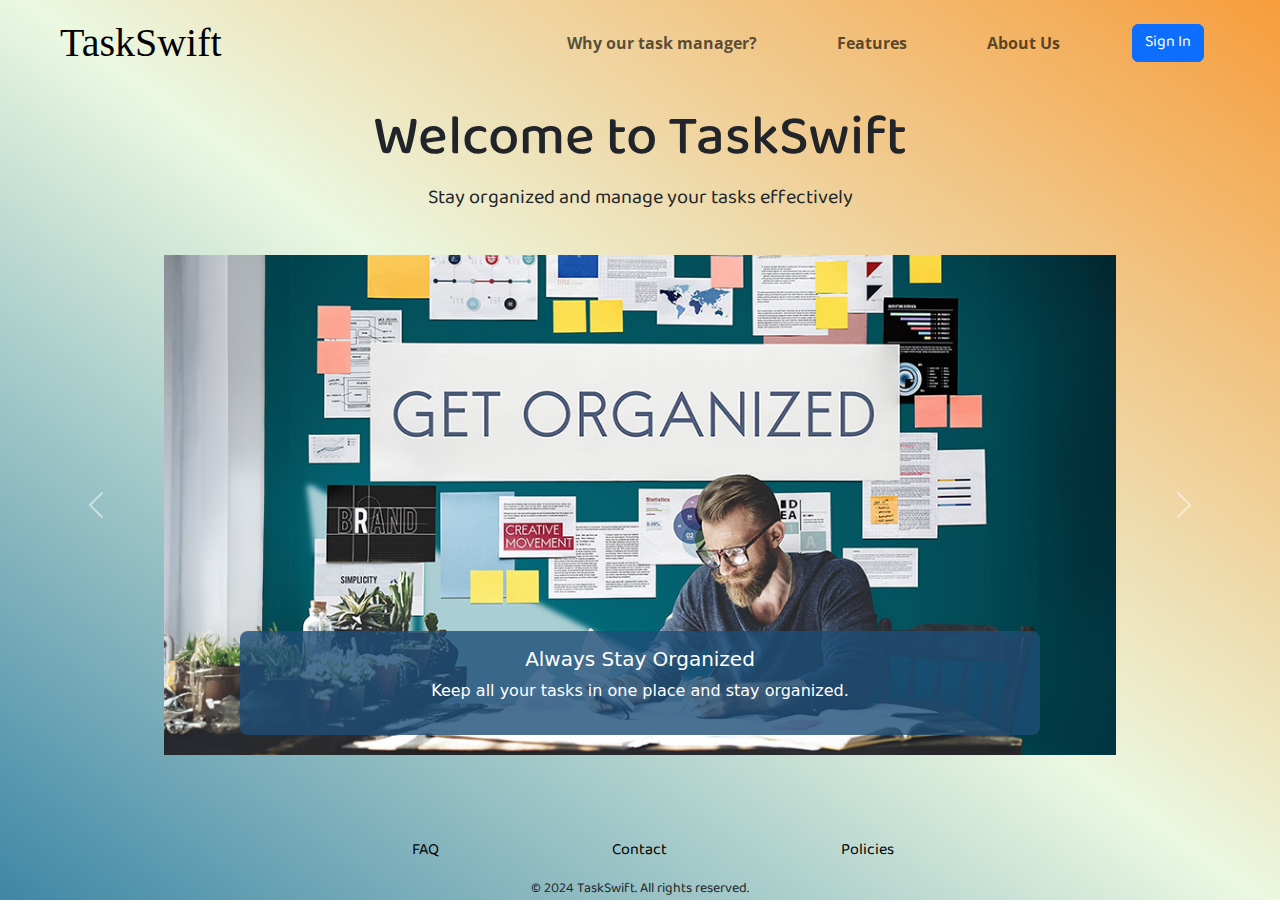
<file: index.html>
<!-- Mini Project: Task Management Application Project

Welcome to the Task Management Application project! 

Welcome to the exciting Task Management Application project! In this journey, you'll dive into the world of UI/UX design and Bootstrap 
to create a powerful tool for organizing and tracking your tasks effectively.

Throughout this project, you'll harness the knowledge gained from our learning objectives to craft a user-friendly interface that prioritizes 
both functionality and aesthetics. By understanding the principles of UI and UX design, you'll ensure that your task management application not 
only looks great but also provides a seamless user experience.

With Bootstrap at your disposal, you'll learn how to create responsive layouts and implement essential components with ease. Whether you're 
designing forms, styling text and images, or incorporating interactive elements, Bootstrap will be your go-to framework for achieving consistency 
and efficiency in your application.

So, get ready to embark on this journey of creativity and innovation as you build a Task Management Application that not only meets the needs of 
its users but also showcases your newfound skills in UI/UX design and Bootstrap development. Let's bring your ideas to life and create something 
truly remarkable!

In this Bootstrap-powered Task Management Application project, you'll embark on a journey to develop a user-friendly and efficient tool for 
managing tasks effectively. This project builds upon your understanding of HTML and introduces you to the world of Bootstrap, a popular front-end 
framework for building responsive and mobile-first web projects.

To successfully create the Task Management Application with Bootstrap, you'll need to meet the following project requirements:

1. User Interface Design:
- Create 1-2 wireframes and 1-2 mid-fidelity prototypes using Figma or similar tools to outline the layout and flow of the application.
- Design visually appealing and intuitive UI/UX using Bootstrap components like Navbar, Cards, and Forms.
2. Task Management Features:
1) Home Page:
- Implement a landing page with a Navbar, Jumbotron and/or Header Image for a welcome message, and Cards to display key features.
2) Task Dashboard Page:
- Utilize Cards, Forms, and Buttons to create an interactive dashboard for managing tasks. Cards should have basic information per task 
like Name, brief description, due date, etc. 
3) Task Details Page:
- Design a detailed view for individual tasks using Cards similar to the Task Dashboard Page but with more detailed information about each task.
4) Task Creation Page:
- Develop a form layout using Bootstrap Forms and Input Groups for adding new tasks.
5) Register Page:
- Create a registration form with Bootstrap Form components for new users to sign up.
- Apply Bootstrap Form validation to ensure the correctness of user-provided information.
6) Login Page:
- Develop a form layout using Bootstrap Forms with input fields for username and password.
- Apply Bootstrap Form validation to ensure the correctness of user credentials.
3. Bootstrap Integration:
- Utilize Bootstrap's grid system for layout design and component styling across all HTML pages.
- Apply Bootstrap typography, color palette, and utilities for consistent styling.
4. Responsive Design:
- Ensure the application layout is responsive and accessible across various devices using Bootstrap's responsive grid and utilities.
- Test responsiveness using Bootstrap's built-in breakpoint classes and media queries.
5. User Experience Enhancements:
Enhance user experience through intuitive navigation using Bootstrap Navbar and/or Dropdown menus.
6. Carousel Component (Bonus):
- Implement a Bootstrap Carousel component to showcase featured tasks or announcements on the home page.
- Utilize Bootstrap's carousel indicators, controls, and responsive behavior for seamless navigation.
7. Accordion Component (Bonus):
- Integrate a Bootstrap Accordion component for organizing task categories or FAQ sections on relevant pages.
- Utilize Bootstrap's accordion groups, headings, and collapsible panels for a clean and space-efficient layout.
8. Badge Component (Bonus):
- Implement Bootstrap Badge components to display task statuses, priorities, or tags for enhanced categorization and organization.
- Utilize Bootstrap's badge styling and contextual variations to convey task attributes effectively.

Project Tips:

1. Start with Wireframes and Prototypes:
- Begin by creating wireframes and prototypes using tools like Figma to visualize the layout and flow of your task management application. This will
help you plan the user interface effectively.
2. Bootstrap Components Selection:
- Choose Bootstrap components wisely based on their suitability for different pages. For example, use Cards for displaying task details and Forms for 
creating or editing tasks.
3. Responsive Design Matters:
- Prioritize responsive design using Bootstrap's grid system and utilities to ensure your application looks great and functions well on various devices 
and screen sizes.
4. Typography and Color Choices:
- Pay attention to typography and color choices to maintain consistency and enhance readability across your application. Bootstrap provides a variety of 
typography and color utilities to assist you.
5. Use Bootstrap Utility Classes:
- Leverage Bootstrap utility classes for quick and efficient styling adjustments. These classes offer predefined styles for common tasks like spacing, 
alignment, and display properties.
6. Explore Bootstrap Bonus Components:
- Consider integrating Bootstrap bonus components like Carousels, Accordions, and Badges to enhance the visual appeal and functionality of your application, 
earning you extra credit.
7. Test and Iterate:
- Test your application thoroughly on multiple browsers and devices to ensure cross-browser compatibility and responsiveness. Iterate based on feedback to 
improve usability and functionality. -->


<!DOCTYPE html>
<html lang="en">

<head>
    <meta charset="UTF-8">
    <meta name="viewport" content="width=device-width, initial-scale=1.0">
    <meta http-equiv="X-UA-Compatible" content="ie=edge">
    <meta name="Description" content="Enter your description here"/>
    <link rel="stylesheet" href="https://cdnjs.cloudflare.com/ajax/libs/twitter-bootstrap/5.1.0/css/bootstrap.min.css">
    <link rel="stylesheet" href="https://cdnjs.cloudflare.com/ajax/libs/font-awesome/5.15.4/css/all.min.css">
    <link rel="preconnect" href="https://fonts.googleapis.com">
    <link rel="preconnect" href="https://fonts.gstatic.com" crossorigin>
    <link
        href="https://fonts.googleapis.com/css2?family=Alegreya:ital,wght@0,400..900;1,400..900&family=Fira+Code:wght@300..700&family=Fira+Mono:wght@400;500;700&family=Montserrat:ital,wght@0,100..900;1,100..900&family=Open+Sans:ital,wght@0,300..800;1,300..800&family=Poetsen+One&family=Roboto+Mono:ital,wght@0,100..700;1,100..700&display=swap"
        rel="stylesheet">
    <link href="https://fonts.googleapis.com/css2?family=Baloo+Bhaina+2:wght@400..800&display=swap" rel="stylesheet">
    <link rel="stylesheet" href="./static/style.css">
    <title>Task Management Application</title>
</head>

<body class="d-flex flex-column min-vh-100">
    <!-- Navbar -->
    <nav class="navbar navbar-expand-lg navbar-light">
        <div class="container-fluid">
            <a class="navbar-brand ms-5" href="#">TaskSwift</a>
            <button class="navbar-toggler" type="button" data-bs-toggle="collapse" data-bs-target="#navbarNav" aria-controls="navbarNav" aria-expanded="false" aria-label="Toggle navigation">
                <span class="navbar-toggler-icon"></span>
            </button>
            <div class="collapse navbar-collapse" id="navbarNav">
                <ul class="navbar-nav d-flex col-3 col-lg-9 justify-content-center align-items-center justify-content-lg-evenly align-items-lg-center ms-auto">
                    <li class="nav-item" id="navbar-manager"><a class="nav-link" href="#">Why our task manager?</a></li>
                    <li class="nav-item"><a class="nav-link" href="#">Features</a></li>
                    <li class="nav-item"><a class="nav-link" href="#">About Us</a></li>
                    <li class="nav-item" id="sign-in"><button class="btn btn-primary" data-bs-toggle="modal" data-bs-target="#signInModal">Sign In</button></li>
                </ul>
            </div>
        </div>
    </nav>

    <!-- Jumbotron -->
    <div class="container-fluid p-4">
        <div class="container text-center">
            <h1 class="display-4 welcome-taskswift">Welcome to TaskSwift</h1>
            <p class="lead jumborton-message">Stay organized and manage your tasks effectively</p>
        </div>
    </div>

    <!-- Features Section -->
    <div id="carouselExampleIndicators" class="carousel slide" data-bs-ride="carousel">
        <div class="carousel-inner">
            <div class="carousel-item active">
                <img src="./static/images/vbgetorganized.jpg" class="d-block w-100 mx-auto" alt="Feature 1">
                <div class="carousel-caption d-flex flex-column justify-content-center align-content-center mx-auto p-3">
                    <h5>Always Stay Organized</h5>
                    <p>Keep all your tasks in one place and stay organized.</p>
                </div>
            </div>
            <div class="carousel-item">
                <img src="./static/images/vbeasytouse.jpg" class="d-block w-100 mx-auto" alt="Feature 2">
                <div class="carousel-caption d-flex flex-column justify-content-center align-items-center mx-auto p-3">
                    <h5>Easy to Use</h5>
                    <p>Our intuitive design makes managing tasks simple and efficient.</p>
                </div>
            </div>
            <div class="carousel-item">
                <img src="./static/images/vbteamwork.jpg" class="d-block w-100 mx-auto" alt="Feature 3">
                <div class="carousel-caption d-flex flex-column justify-content-center align-items-center mx-auto p-3">
                    <h5>Collaborate with Team</h5>
                    <p>Work together with your team and share task progress.</p>
                </div>
            </div>
        </div>
        <button class="carousel-control-prev" type="button" data-bs-target="#carouselExampleIndicators" data-bs-slide="prev">
            <span class="carousel-control-prev-icon" aria-hidden="true"></span>
            <span class="visually-hidden">Previous</span>
        </button>
        <button class="carousel-control-next" type="button" data-bs-target="#carouselExampleIndicators" data-bs-slide="next">
            <span class="carousel-control-next-icon" aria-hidden="true"></span>
            <span class="visually-hidden">Next</span>
        </button>
    </div>

    <!-- Footer -->
    <footer class="text-center mt-auto">
        <div class="container p-3">
            <div class="row justify-content-around">
                <div class="col-12 col-md-4 d-flex align-items-center justify-content-center justify-content-md-end mb-md-0">
                    <a href="#">FAQ</a>
                </div>
                <div class="col-12 col-md-4 d-flex align-items-center justify-content-center mb-md-0">
                    <a href="#">Contact</a>
                </div>
                <div class="col-12 col-md-4 d-flex align-items-center justify-content-center justify-content-md-start b-md-0">
                    <a href="#">Policies</a>
                </div>
            </div>
        </div>
        <div class="text-center copyright">
            &copy; 2024 TaskSwift. All rights reserved.
        </div>
    </footer>

    <!-- Sign In Modal -->
    <div class="modal fade" id="signInModal" tabindex="-1" aria-labelledby="signInModalLabel" aria-hidden="true">
        <div class="modal-dialog" role="document">
            <div class="modal-content">
                <div class="modal-header">
                    <h5 class="modal-title" id="signInModalLabel">Sign In</h5>
                    <button type="button" class="btn-close" data-bs-dismiss="modal" aria-label="Close"></button>
                </div>
                <div class="modal-body">
                    <form action="./dashboard.html" method="GET">
                        <div class="mb-3">
                            <label for="signInEmail" class="form-label">Email address</label>
                            <input type="email" class="form-control" id="signInEmail" pattern="[\w]+@[\w]+[.][a-z]{2,3}" placeholder="name@example.com" required>
                            <div class="invalid-feedback">Please enter a valid email.</div>
                        </div>
                        <div class="mb-3">
                            <label for="signInPassword" class="form-label">Password</label>
                            <input type="password" class="form-control" id="signInPassword" pattern="^(?=.*[A-Za-z])(?=.*\d)(?=.*[@#$%&?!+_-])[A-Za-z\d@#$%&?!+_-]{8,}$" placeholder="8 characters long, at least 1 letter, 1 number, 1 special character" required>
                            <div class="invalid-feedback">Password must be at least 8 characters long, contain at least one letter, one number, and one special character.</div>
                        </div>
                        <div class="mb-3 form-check">
                            <input type="checkbox" class="form-check-input" id="rememberMe">
                            <label class="form-check-label" for="rememberMe">Remember me</label>
                        </div>
                        <button type="submit" class="btn btn-primary">Sign In</button>
                    </form>
                    <div class="mt-3">
                        <p class="ms-0">New around here?<a href="#" data-bs-toggle="modal" data-bs-target="#signUpModal" class="ms-2 sign-up">Sign Up</a></p>
                        <a class="ps-0 forgot-password" href="#">Forgot password?</a>
                    </div>
                </div>
            </div>
        </div>
    </div>

    <!-- Sign Up Modal -->
    <div class="modal fade" id="signUpModal" tabindex="-1" aria-labelledby="signUpModalLabel" aria-hidden="true">
        <div class="modal-dialog" role="document">
            <div class="modal-content">
                <div class="modal-header">
                    <h5 class="modal-title" id="signUpModalLabel">Sign Up</h5>
                    <button type="button" class="btn-close" data-bs-dismiss="modal" aria-label="Close"></button>
                </div>
                <div class="modal-body">
                    <form action="./dashboard.html" method="GET">
                        <div class="mb-3">
                            <label for="signUpName" class="form-label">Full Name</label>
                            <input type="text" class="form-control" id="signUpName" pattern="[A-Za-z]+ [A-Za-z]+" placeholder="John Doe" required>
                        </div>
                        <div class="mb-3">
                            <label for="signUpEmail" class="form-label">Email address</label>
                            <input type="email" class="form-control" id="signUpEmail" pattern="[\w]+@[\w]+[.][a-z]{2,3}" placeholder="name@example.com" required>
                            <div class="invalid-feedback">Please enter a valid email.</div>
                        </div>
                        <div class="mb-3">
                            <label for="signUpPassword" class="form-label">Password</label>
                            <input type="password" class="form-control" id="signUpPassword" pattern="^(?=.*[A-Za-z])(?=.*\d)(?=.*[@#$%&?!+_-])[A-Za-z\d@#$%&?!+_-]{8,}$" placeholder="8 characters long, at least 1 letter, 1 number, 1 special character">
                            <div class="invalid-feedback">Password must be at least 8 characters long, contain at least one letter, one number, and one special character.</div>
                        </div>
                        <div class="mb-3">
                            <label for="signUpConfirmPassword" class="form-label">Confirm Password</label>
                            <input type="password" class="form-control" id="signUpConfirmPassword" pattern="^(?=.*[A-Za-z])(?=.*\d)(?=.*[@#$%&?!+_-])[A-Za-z\d@#$%&?!+_-]{8,}$" required>
                        </div>
                        <button type="button" class="btn btn-secondary" data-bs-dismiss="modal">Cancel</button>
                        <button type="submit" class="btn btn-primary">Sign Up</button>
                    </form>
                </div>
            </div>
        </div>
    </div>

    

    <script src="https://cdnjs.cloudflare.com/ajax/libs/popper.js/2.9.2/umd/popper.min.js"></script>
    <script src="https://cdnjs.cloudflare.com/ajax/libs/twitter-bootstrap/5.1.0/js/bootstrap.min.js"></script>
</body>

</html>
</file>
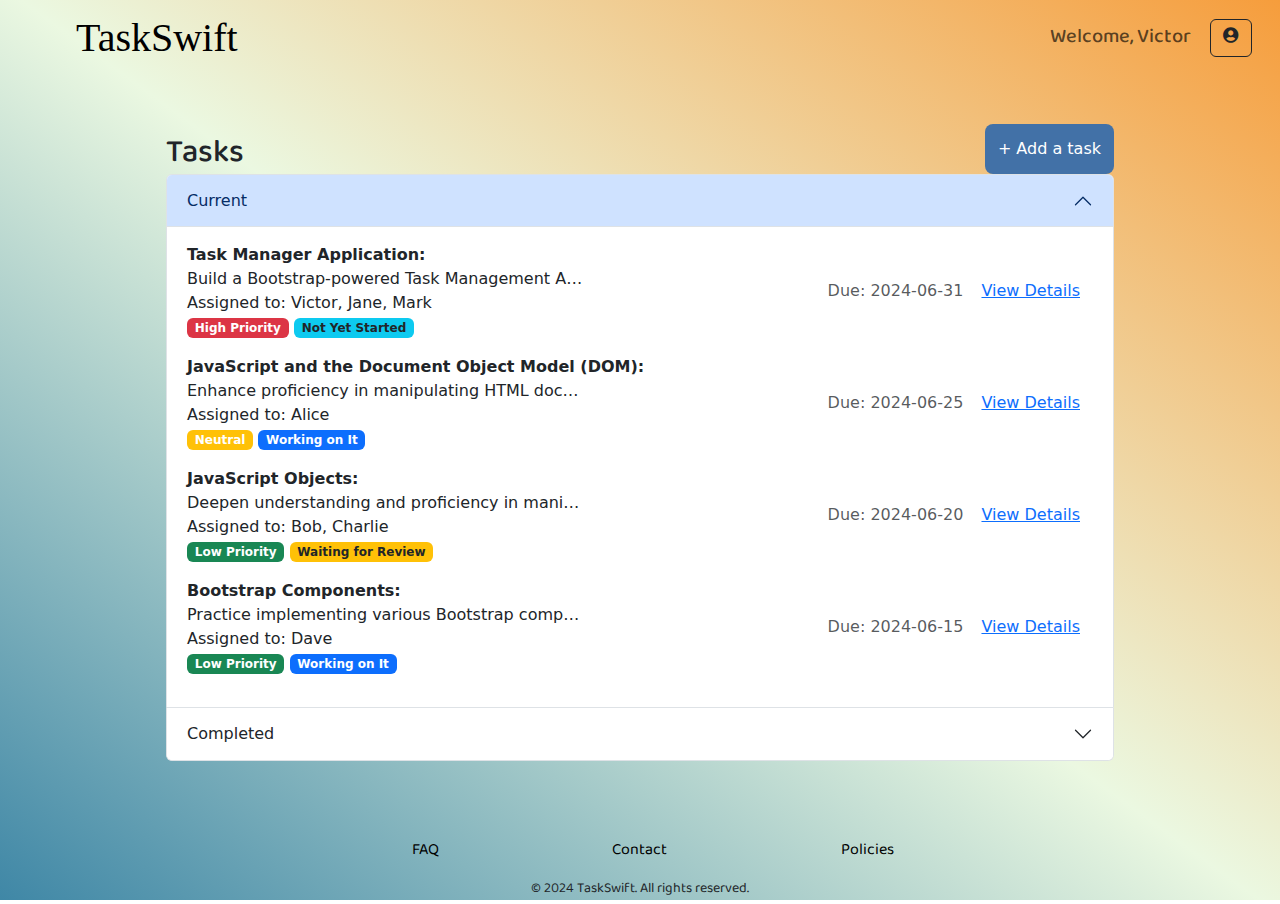
<file: dashboard.html>
<!DOCTYPE html>
<html lang="en">
<head>
    <meta charset="UTF-8">
    <meta name="viewport" content="width=device-width, initial-scale=1.0">
    <meta http-equiv="X-UA-Compatible" content="ie=edge">
    <meta name="Description" content="Enter your description here"/>
    <link rel="stylesheet" href="https://cdnjs.cloudflare.com/ajax/libs/twitter-bootstrap/5.1.0/css/bootstrap.min.css">
    <link rel="stylesheet" href="https://cdnjs.cloudflare.com/ajax/libs/font-awesome/5.15.4/css/all.min.css">
    <link rel="preconnect" href="https://fonts.googleapis.com">
    <link rel="preconnect" href="https://fonts.gstatic.com" crossorigin>
    <link
        href="https://fonts.googleapis.com/css2?family=Alegreya:ital,wght@0,400..900;1,400..900&family=Fira+Code:wght@300..700&family=Fira+Mono:wght@400;500;700&family=Montserrat:ital,wght@0,100..900;1,100..900&family=Open+Sans:ital,wght@0,300..800;1,300..800&family=Poetsen+One&family=Roboto+Mono:ital,wght@0,100..700;1,100..700&display=swap"
        rel="stylesheet">
    <link href="https://fonts.googleapis.com/css2?family=Baloo+Bhaina+2:wght@400..800&display=swap" rel="stylesheet">
    <link rel="stylesheet" href="./static/style.css">
    <title>Task Dashboard</title>
</head>
<body class="d-flex flex-column min-vh-100">
    <!-- Navbar -->
    <nav class="navbar navbar-light">
        <div class="container-fluid">
                <div class="nav-brand-task-manager ms-5">
                    <a class="navbar-brand ms-3" href="./index.html">TaskSwift</a>
                </div>
                <div class="nav-profile">
                    <span class="navbar-text me-3">Welcome, Victor</span>
                    <button class="btn btn-outline-dark me-3" type="button" data-bs-toggle="dropdown" aria-expanded="false">
                        <i class="fas fa-user-circle"></i>
                    </button>
                    <ul class="dropdown-menu dropdown-menu-end dropdown-menu-dark me-2" aria-labelledby="userDropdown">
                        <li><a class="dropdown-item" href="#">Profile</a></li>
                        <li><a class="dropdown-item" href="#">Settings</a></li>
                        <li><a class="dropdown-item" href="./index.html">Logout</a></li>
                    </ul>
                </div>
        </div>
    </nav>

    <!-- Task Sections -->
    <div class="container my-5 px-5">
        <div class="d-flex justify-content-between task-top mx-5">
            <h2 class="mb-0 pb-0 tasks-heading">Tasks</h2>
            <button class="btn add-task" data-bs-toggle="modal" data-bs-target="#addTaskModal">+ Add a task</button>
        </div>
        <div class="accordion mx-5" id="taskAccordion">
            <div class="accordion-item">
                <h2 class="accordion-header" id="headingOne">
                    <button class="accordion-button" type="button" data-bs-toggle="collapse" data-bs-target="#collapseOne" aria-expanded="true" aria-controls="collapseOne">
                        Current
                    </button>
                </h2>
                <div id="collapseOne" class="accordion-collapse collapse show" aria-labelledby="headingOne" data-bs-parent="#taskAccordion">
                    <div class="accordion-body">
                        <div class="task-item justify-content-center d-md-flex justify-content-md-between align-items-center mb-3">
                            <div>
                                <strong>Task Manager Application:</strong> <span class="task-desc">Build a Bootstrap-powered Task Management Application...</span>
                                <div>Assigned to: Victor, Jane, Mark</div>
                                <span class="badge bg-danger">High Priority</span>
                                <span class="badge bg-info text-dark">Not Yet Started</span>
                            </div>
                            <div>
                                <span class="text-muted">Due: 2024-06-31</span>
                                <button class="btn btn-link" data-bs-toggle="modal" data-bs-target="#taskDetailsModal1">View Details</button>
                            </div>
                        </div>
                        <div class="task-item justify-content-center d-md-flex justify-content-md-between align-items-center mb-3">
                            <div>
                                <strong>JavaScript and the Document Object Model (DOM):</strong> <span class="task-desc">Enhance proficiency in manipulating HTML documents dynamically </span>
                                <div>Assigned to: Alice</div>
                                <span class="badge bg-warning">Neutral</span>
                                <span class="badge bg-primary">Working on It</span>
                            </div>
                            <div>
                                <span class="text-muted">Due: 2024-06-25</span>
                                <button class="btn btn-link" data-bs-toggle="modal" data-bs-target="#taskDetailsModal2">View Details</button>
                            </div>
                        </div>
                        <div class="task-item justify-content-center d-md-flex justify-content-md-between align-items-center mb-3">
                            <div>
                                <strong>JavaScript Objects:</strong> <span class="task-desc">Deepen understanding and proficiency in manipulating JavaScript objects</span>
                                <div>Assigned to: Bob, Charlie</div>
                                <span class="badge bg-success">Low Priority</span>
                                <span class="badge bg-warning text-dark">Waiting for Review</span>
                            </div>
                            <div>
                                <span class="text-muted">Due: 2024-06-20</span>
                                <button class="btn btn-link" data-bs-toggle="modal" data-bs-target="#taskDetailsModal3">View Details</button>
                            </div>
                        </div>
                        <div class="task-item justify-content-center d-md-flex justify-content-md-between align-items-center mb-3">
                            <div>
                                <strong>Bootstrap Components:</strong> <span class="task-desc">Practice implementing various Bootstrap components in a web project to enhance its design and functionality.</span>
                                <div>Assigned to: Dave</div>
                                <span class="badge bg-success">Low Priority</span>
                                <span class="badge bg-primary">Working on It</span>
                            </div>
                            <div>
                                <span class="text-muted">Due: 2024-06-15</span>
                                <button class="btn btn-link" data-bs-toggle="modal" data-bs-target="#taskDetailsModal5">View Details</button>
                            </div>
                        </div>
                    </div>
                </div>
            </div>
            <div class="accordion-item">
                <h2 class="accordion-header" id="headingTwo">
                    <button class="accordion-button collapsed" type="button" data-bs-toggle="collapse" data-bs-target="#collapseTwo" aria-expanded="false" aria-controls="collapseTwo">
                        Completed
                    </button>
                </h2>
                <div id="collapseTwo" class="accordion-collapse collapse" aria-labelledby="headingTwo" data-bs-parent="#taskAccordion">
                    <div class="accordion-body">
                        <div class="task-item justify-content-center d-md-flex justify-content-md-between align-items-center mb-3">
                            <div>
                                <strong>E-commerce API:</strong> <span class="task-desc">Build a user-friendly platform where customers can effortlessly browse products...</span>
                                <div>Assigned to: Victor</div>
                                <span class="badge bg-secondary">Completed</span>
                            </div>
                            <div>
                                <span class="text-muted">Completed: 2024-05-26</span>
                                <button class="btn btn-link" data-bs-toggle="modal" data-bs-target="#taskDetailsModal4">View Details</button>
                            </div>
                        </div>
                    </div>
                </div>
            </div>
        </div>
    </div>

    <!-- Task Details Modals -->
    <div class="modal fade" id="taskDetailsModal1" tabindex="-1" aria-labelledby="taskDetailsModalLabel1" aria-hidden="true">
        <div class="modal-dialog">
            <div class="modal-content">
                <div class="modal-header">
                    <h5 class="modal-title" id="taskDetailsModalLabel1">Task 1 Details</h5>
                    <button type="button" class="btn-close" data-bs-dismiss="modal" aria-label="Close"></button>
                </div>
                <div class="modal-body">
                    <p><strong>Task Manager Application:</strong> Task 1</p>
                    <p><strong>Description:</strong> Build a Bootstrap-powered Task Management Application and meet all the requirements.</p>
                    <p><strong>Due Date:</strong> 2024-06-31</p>
                    <p><strong>Priority:</strong> High Priority</p>
                    <p><strong>Assigned to:</strong> Victor, Jane, Mark</p>
                </div>
                <div class="modal-footer">
                    <button type="button" class="btn btn-danger me-auto">Delete</button>
                    <button type="button" class="btn btn-secondary" data-bs-dismiss="modal">Close</button>
                    <button type="button" class="btn btn-primary">Edit</button>
                    <button type="button" class="btn btn-success">Mark as Complete</button>
                </div>
            </div>
        </div>
    </div>

    <div class="modal fade" id="taskDetailsModal2" tabindex="-1" aria-labelledby="taskDetailsModalLabel2" aria-hidden="true">
        <div class="modal-dialog">
            <div class="modal-content">
                <div class="modal-header">
                    <h5 class="modal-title" id="taskDetailsModalLabel2">Task 2 Details</h5>
                    <button type="button" class="btn-close" data-bs-dismiss="modal" aria-label="Close"></button>
                </div>
                <div class="modal-body">
                    <p><strong>JavaScript and the Document Object Model (DOM):</strong> Task 2</p>
                    <p><strong>Description:</strong> Enhance proficiency in manipulating HTML documents dynamically using JavaScript, focusing on the manipulation of arrays and objects to modify document content and structure.</p>
                    <p><strong>Due Date:</strong> 2024-06-25</p>
                    <p><strong>Priority:</strong> Neutral</p>
                    <p><strong>Assigned to:</strong> Alice</p>
                </div>
                <div class="modal-footer">
                    <button type="button" class="btn btn-danger me-auto">Delete</button>
                    <button type="button" class="btn btn-secondary" data-bs-dismiss="modal">Close</button>
                    <button type="button" class="btn btn-primary">Edit</button>
                    <button type="button" class="btn btn-success">Mark as Complete</button>
                </div>
            </div>
        </div>
    </div>

    <div class="modal fade" id="taskDetailsModal3" tabindex="-1" aria-labelledby="taskDetailsModalLabel3" aria-hidden="true">
        <div class="modal-dialog">
            <div class="modal-content">
                <div class="modal-header">
                    <h5 class="modal-title" id="taskDetailsModalLabel3">Task 3 Details</h5>
                    <button type="button" class="btn-close" data-bs-dismiss="modal" aria-label="Close"></button>
                </div>
                <div class="modal-body">
                    <p><strong>JavaScript Objects:</strong> Task 3</p>
                    <p><strong>Description:</strong> Deepen understanding and proficiency in manipulating JavaScript objects, including creating objects, accessing properties and methods, using constructors, and working with prototypes.</p>
                    <p><strong>Due Date:</strong> 2024-06-20</p>
                    <p><strong>Priority:</strong> Low Priority</p>
                    <p><strong>Assigned to:</strong> Bob, Charlie</p>
                </div>
                <div class="modal-footer">
                    <button type="button" class="btn btn-danger me-auto">Delete</button>
                    <button type="button" class="btn btn-secondary" data-bs-dismiss="modal">Close</button>
                    <button type="button" class="btn btn-primary">Edit</button>
                    <button type="button" class="btn btn-success">Mark as Complete</button>
                </div>
            </div>
        </div>
    </div>

    <div class="modal fade" id="taskDetailsModal4" tabindex="-1" aria-labelledby="taskDetailsModalLabel4" aria-hidden="true">
        <div class="modal-dialog">
            <div class="modal-content">
                <div class="modal-header">
                    <h5 class="modal-title" id="taskDetailsModalLabel4">Task 4 Details</h5>
                    <button type="button" class="btn-close" data-bs-dismiss="modal" aria-label="Close"></button>
                </div>
                <div class="modal-body">
                    <p><strong>E-commerce API:</strong> Task 4</p>
                    <p><strong>Description:</strong> Build a user-friendly platform where customers can effortlessly browse products, add them to their shopping carts, and place orders. To tackle this challenge, leverage the power of Python and two essential libraries: Flask and Flask-SQLAlchemy.</p>
                    <p><strong>Due Date:</strong> 2024-05-26</p>
                    <p><strong>Priority:</strong> Completed</p>
                    <p><strong>Assigned to:</strong> Victor</p>
                </div>
                <div class="modal-footer">
                    <button type="button" class="btn btn-danger me-auto">Delete</button>
                    <button type="button" class="btn btn-secondary" data-bs-dismiss="modal">Close</button>
                    <button type="button" class="btn btn-primary">Edit</button>
                </div>
            </div>
        </div>
    </div>

    <div class="modal fade" id="taskDetailsModal5" tabindex="-1" aria-labelledby="taskDetailsModalLabel5" aria-hidden="true">
        <div class="modal-dialog">
            <div class="modal-content">
                <div class="modal-header">
                    <h5 class="modal-title" id="taskDetailsModalLabel5">Task 5 Details</h5>
                    <button type="button" class="btn-close" data-bs-dismiss="modal" aria-label="Close"></button>
                </div>
                <div class="modal-body">
                    <p><strong>Bootstrap Components:</strong> Task 5</p>
                    <p><strong>Description:</strong> Practice implementing various Bootstrap components in a web project to enhance its design and functionality.</p>
                    <p><strong>Due Date:</strong> 2024-06-15</p>
                    <p><strong>Priority:</strong> Low Priority</p>
                    <p><strong>Assigned to:</strong> Dave</p>
                </div>
                <div class="modal-footer">
                    <button type="button" class="btn btn-danger me-auto">Delete</button>
                    <button type="button" class="btn btn-secondary" data-bs-dismiss="modal">Close</button>
                    <button type="button" class="btn btn-primary">Edit</button>
                    <button type="button" class="btn btn-success">Mark as Complete</button>
                </div>
            </div>
        </div>
    </div>

    <!-- Add Task Modal -->
    <div class="modal fade" id="addTaskModal" tabindex="-1" aria-labelledby="addTaskModalLabel" aria-hidden="true">
        <div class="modal-dialog">
            <div class="modal-content">
                <div class="modal-header">
                    <h5 class="modal-title" id="addTaskModalLabel">Add New Task</h5>
                    <button type="button" class="btn-close" data-bs-dismiss="modal" aria-label="Close"></button>
                </div>
                <div class="modal-body">
                    <form>
                        <div class="mb-3">
                            <label for="taskName" class="form-label">Task Name</label>
                            <input type="text" class="form-control" id="taskName" required>
                        </div>
                        <div class="mb-3">
                            <label for="taskDescription" class="form-label">Description</label>
                            <textarea class="form-control" id="taskDescription" rows="3" required></textarea>
                        </div>
                        <div class="mb-3">
                            <label for="taskDueDate" class="form-label">Due Date</label>
                            <input type="date" class="form-control" id="taskDueDate" required>
                        </div>
                        <div class="mb-3">
                            <label for="taskAssignedTo" class="form-label">Assigned to</label>
                            <input type="text" class="form-control" id="taskAssignedTo" required>
                        </div>
                        <div class="mb-3">
                            <label class="form-label">Priority</label><br>
                            <div class="form-check form-check-inline">
                                <input class="form-check-input" type="radio" name="priorityOptions" id="highPriority" value="High Priority">
                                <label class="form-check-label" for="highPriority">High Priority</label>
                            </div>
                            <div class="form-check form-check-inline">
                                <input class="form-check-input" type="radio" name="priorityOptions" id="neutralPriority" value="Neutral">
                                <label class="form-check-label" for="neutralPriority">Neutral</label>
                            </div>
                            <div class="form-check form-check-inline">
                                <input class="form-check-input" type="radio" name="priorityOptions" id="lowPriority" value="Low Priority">
                                <label class="form-check-label" for="lowPriority">Low Priority</label>
                            </div>
                        </div>
                        <button type="button" class="btn btn-secondary" data-bs-dismiss="modal">Cancel</button>
                        <button type="submit" class="btn btn-primary">Add Task</button>
                    </form>
                </div>
            </div>
        </div>
    </div>

    <!-- Footer -->
    <footer class="text-center mt-auto">
        <div class="container p-3">
            <div class="row justify-content-around">
                <div class="col-12 col-md-4 d-flex align-items-center justify-content-center justify-content-md-end mb-md-0">
                    <a href="#">FAQ</a>
                </div>
                <div class="col-12 col-md-4 d-flex align-items-center justify-content-center mb-md-0">
                    <a href="#">Contact</a>
                </div>
                <div class="col-12 col-md-4 d-flex align-items-center justify-content-center justify-content-md-start b-md-0">
                    <a href="#">Policies</a>
                </div>
            </div>
        </div>
        <div class="text-center copyright">
            &copy; 2024 TaskSwift. All rights reserved.
        </div>
    </footer>

    <script src="https://cdnjs.cloudflare.com/ajax/libs/popper.js/2.9.2/umd/popper.min.js"></script>
    <script src="https://cdnjs.cloudflare.com/ajax/libs/twitter-bootstrap/5.1.0/js/bootstrap.min.js"></script>
</body>
</html>
</file>
<file: static/style.css>
body {
    height: 100%;
    margin: 0;
    flex: -1;
    background: linear-gradient(-0.4turn, #f69d3c, #ebf8e1, #3f87a6);
    background-repeat: no-repeat;
}

.navbar-brand {
    font-size: 40px;
    font-family: "Kaushan Script", cursive;
}

.navbar-nav .nav-link {
    font-family: "Open Sans", sans-serif;
    font-weight: 700;
}

.navbar-nav .nav-item {
    font-family: "Baloo Bhaina 2", sans-serif;
    font-size: 16px;
    font-weight: 700;
}

#sign-in {
    line-height: 10px;
}

.forgot-password {
    text-decoration: underline;
}

.forgot-password:hover {
    text-decoration: none;
}

.sign-up:hover {
    text-decoration: none;
}

.jumbotron {
    background: url('header-image.jpg') no-repeat center center;
    background-size: cover;
    background-color: aliceblue;
    text-shadow: 2px 2px 4px #000;
}

.welcome-taskswift {
    font-weight: 500;
    font-family: "Baloo Bhaina 2", sans-serif;
}

.jumborton-message {
    font-weight: 400;
    font-family: "Baloo Bhaina 2", sans-serif;
}

.carousel-caption {
    display: flex;
    flex-direction: column;
    max-width: 800px;
    justify-content: center;
    align-items: center;
    background-color: rgba(29, 77, 119, 0.8);
    padding: 20px;
    border-radius: 8px;
}

.carousel-item img {
    max-height: 500px;
    object-fit: contain;
}

.card-img-top {
    height: 200px;
    object-fit: cover;
}

footer {
    /* background: linear-gradient(0.25turn, #3f87a6, #ebf8e1, #f69d3c); */
    font-family: "Baloo Bhaina 2", sans-serif;
}

footer .row div {
    
    font-size: 16px;
}

.copyright {
    font-size: 14px;
}

footer a {
    text-decoration: none;
    color: black;
}

footer a:hover {
    text-decoration: underline;
}


/* dashboard.html */

.nav-profile {
    font-weight: 500;
    font-family: "Baloo Bhaina 2", sans-serif;
    color: white;
}

.tasks-heading {
    font-weight: 500;
    font-family: "Baloo Bhaina 2", sans-serif;
    align-content: end;
}

.navbar-text {
    font-size: 20px;
}

.dropdown-menu {
   min-width: 6rem;
}

.task-top {
    height: 50px;
}

.add-task {
    background-color: rgb(66, 113, 167);
    color: white;
    border-radius: 8px;
}

.add-task:hover {
    background-color: rgb(30, 96, 171);
    color: white;
    border-radius: 8px;
}

.accordion-body div button:hover {
    text-decoration: none;
}

.task-desc {
    display: block;
    white-space: nowrap;
    overflow: hidden;
    text-overflow: ellipsis;
    max-width: 400px;
}
</file>
